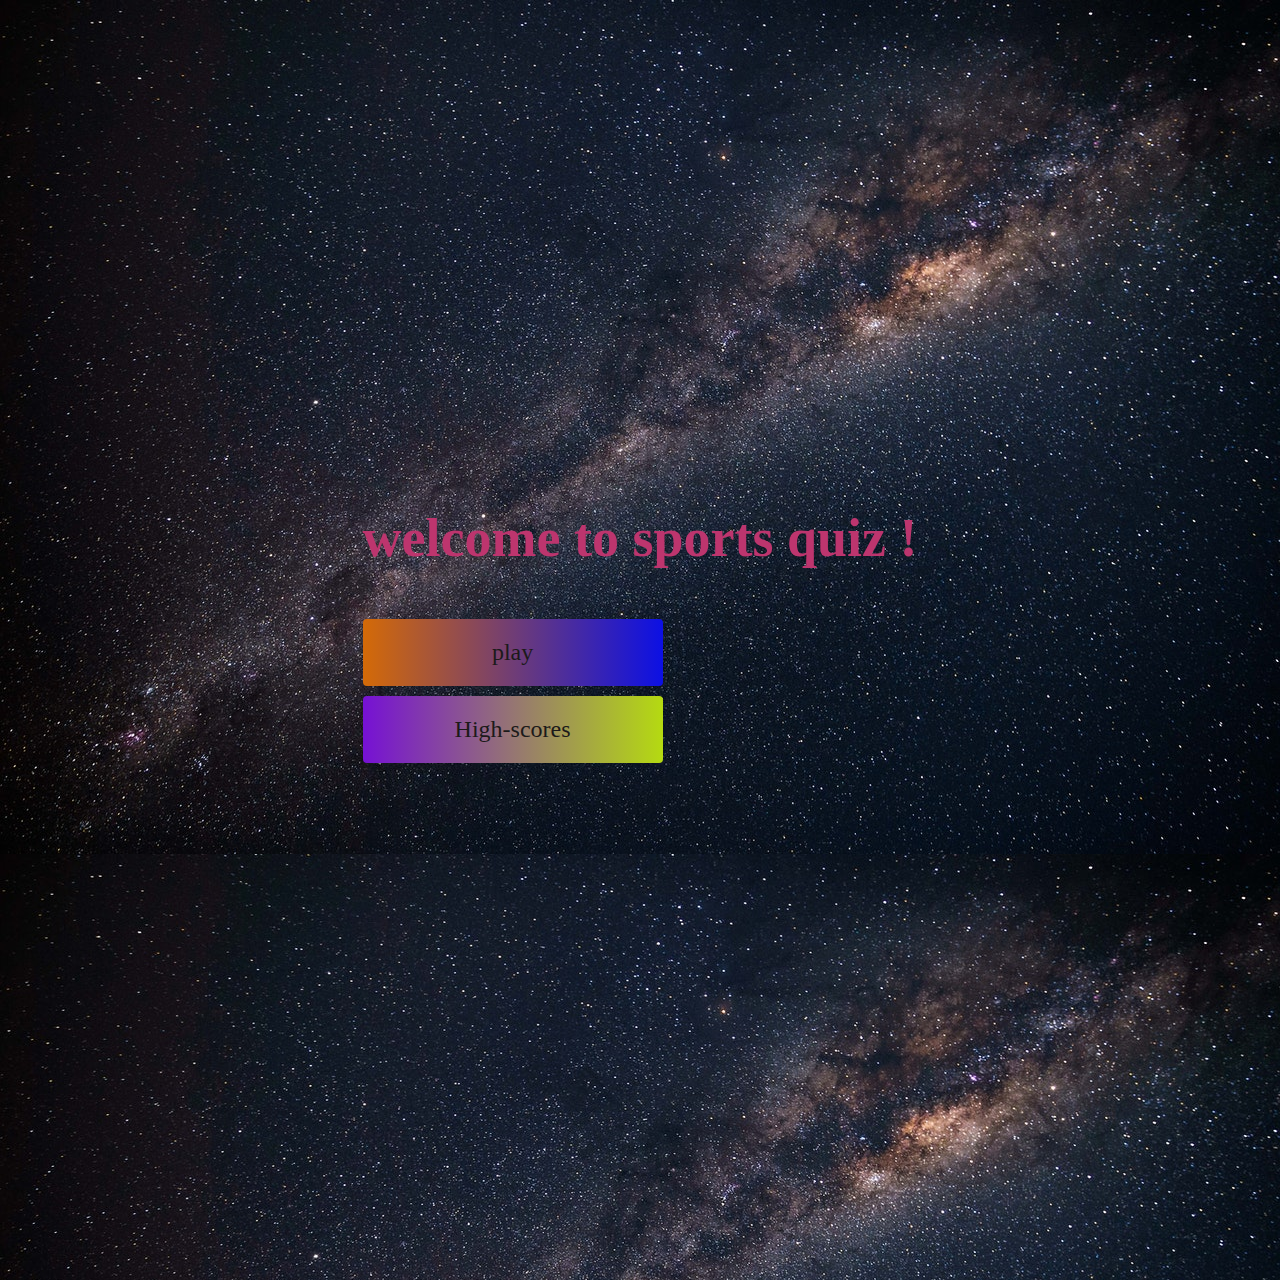
<file: quiz/index.html>
<!DOCTYPE html>
<html lang="en">
  <head>
    <meta charset="UTF-8" />
    <meta http-equiv="X-UA-Compatible" content="IE=edge" />
    <meta name="viewport" content="width=device-width, initial-scale=1.0" />
    <title>Home page</title>
    <link rel="stylesheet" href="style.css" />
    
  </head>
  <body>
    
    <div class="container">
      <div id="home" class="flex-column flex-centre">
        <h1 id='maintitle'>welcome to sports quiz !</h1>
        <a href="game.html" class="btn">play</a>
        <a href="highscores.html" id="highscore-btn" class="btn">High-scores</a>
      </div>
    </div>
  </body>
</html>
</file>
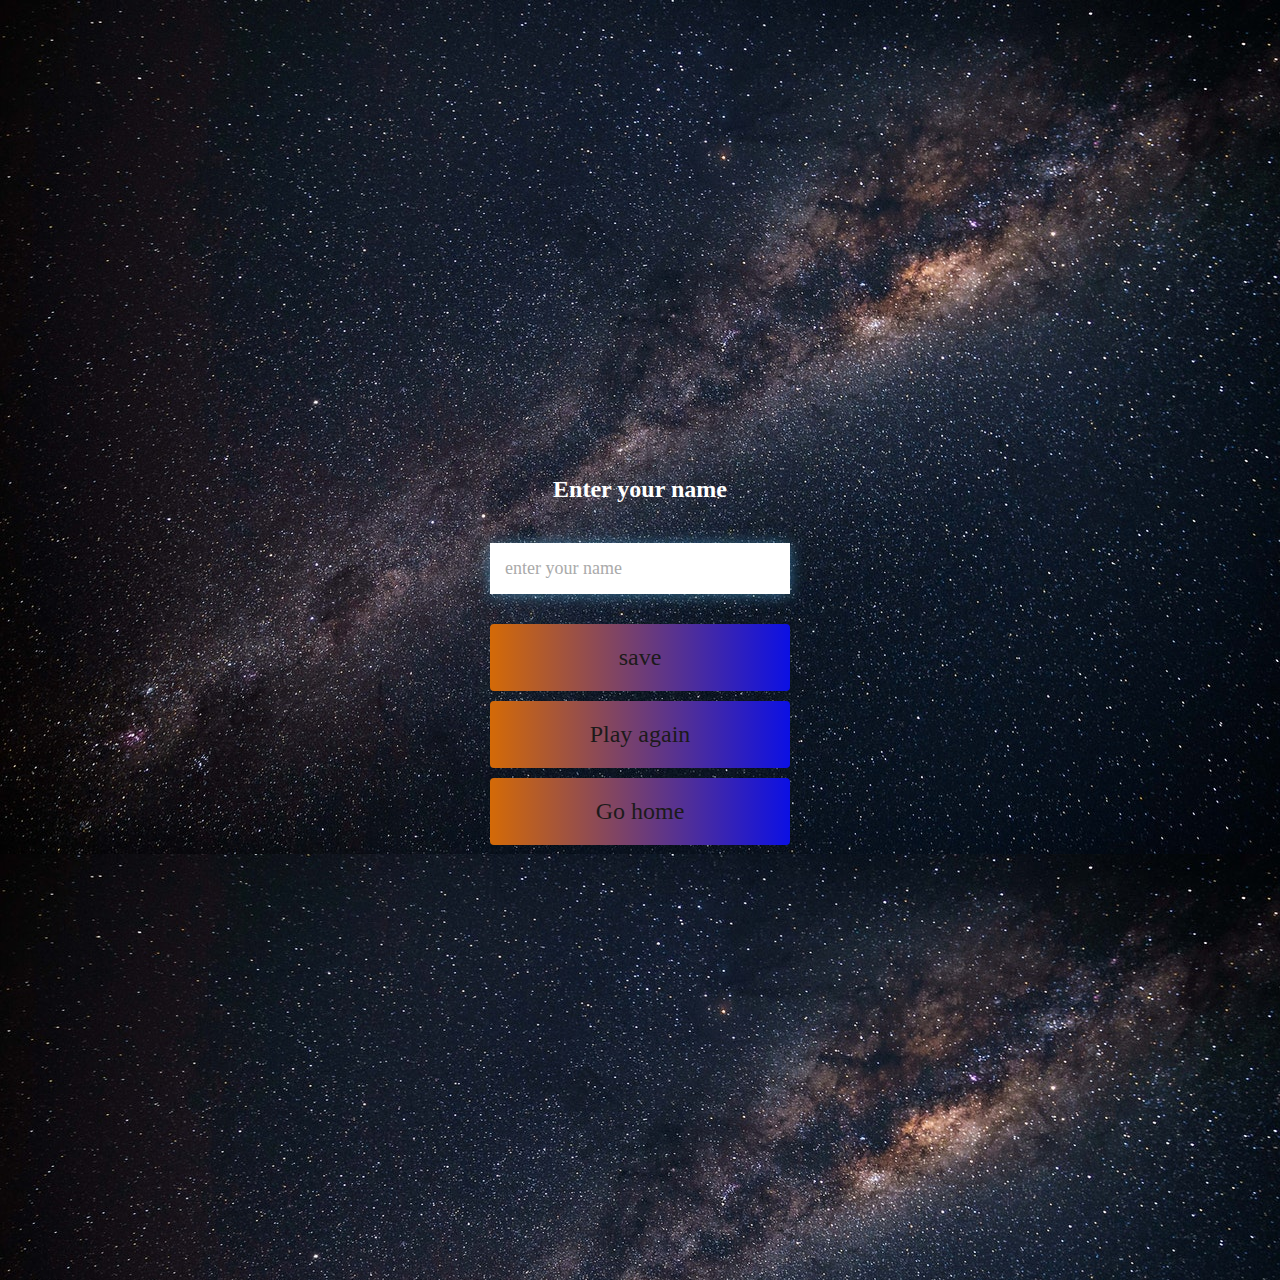
<file: quiz/end.html>
<!DOCTYPE html>
<html lang="en">
  <head>
    <meta charset="UTF-8" />
    <meta http-equiv="X-UA-Compatible" content="IE=edge" />
    <meta name="viewport" content="width=device-width, initial-scale=1.0" />
    <title>Document</title>
    <link rel="stylesheet" href="style.css" />
  </head>
  <body>
    <div class="container">
      <div id="end" class="flex-center flex-column">
        <h1 id="finalScore"></h1>
        <form class="end-form-container">
          <h2 id="end-text">Enter your name</h2>
          <input
            type="text"
            name="name"
            id="username"
            placeholder="enter your name"
          />
          <button
            class="btn"
            id="saveScoreBtn"
            type="submit"
            onclick="saveHighScore(event)"
            disabled
          >
            save
          </button>
        </form>
        <a href="game.html" class="btn">Play again</a>
        <a href="index.html" class="btn">Go home</a>
      </div>
    </div>
    <script src="end.js"></script>
  </body>
</html>
</file>
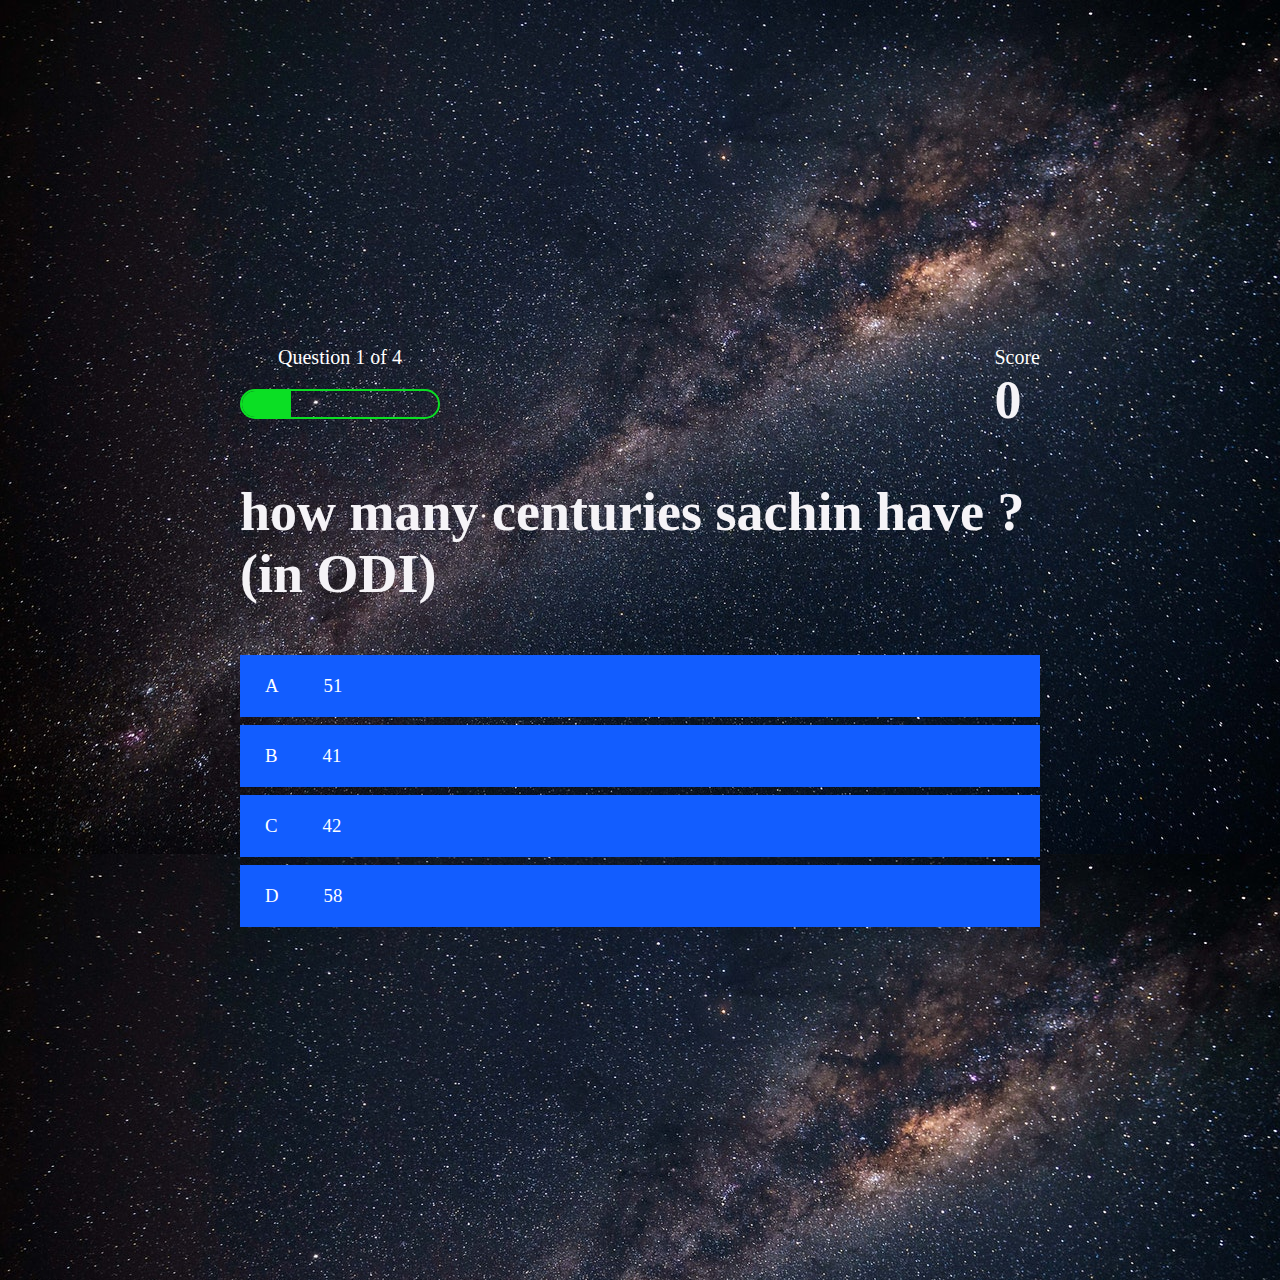
<file: quiz/game.html>
<!DOCTYPE html>
<html lang="en">
  <head>
    <meta charset="UTF-8" />
    <meta http-equiv="X-UA-Compatible" content="IE=edge" />
    <meta name="viewport" content="width=device-width, initial-scale=1.0" />
    <title>Home page</title>
    <link rel="stylesheet" href="style.css" />
    <link rel="stylesheet" href="game.css" />
  </head>
  <body>
    <div class="container">
      <div id="game" class="justify-center flex-column">
        <div id="hud">
          <div class="hud-item">
            <p id="progressText" class="hud-prefix">Question</p>
            <div id="progressBar">
              <div id="progressBarFull"></div>
            </div>
          </div>

          <div class="hud-item">
            <p class="hud-prefix">Score</p>
            <h1 class="hud-main-item" id="score">0</h1>
          </div>
        </div>
        <h1 id="question">what is answer to this question?</h1>
        <div class="choice-container">
          <p class="choice-prefix">A</p>
          <p class="choice-text" data-number="1">choice-1</p>
        </div>
        <div class="choice-container">
          <p class="choice-prefix">B</p>
          <p class="choice-text" data-number="2">choice-2</p>
        </div>
        <div class="choice-container">
          <p class="choice-prefix">C</p>
          <p class="choice-text" data-number="3">choice-3</p>
        </div>
        <div class="choice-container">
          <p class="choice-prefix">D</p>
          <p class="choice-text" data-number="4">choice-4</p>
        </div>
      </div>
    </div>
    <script src="game.js"></script>
  </body>
</html>
</file>
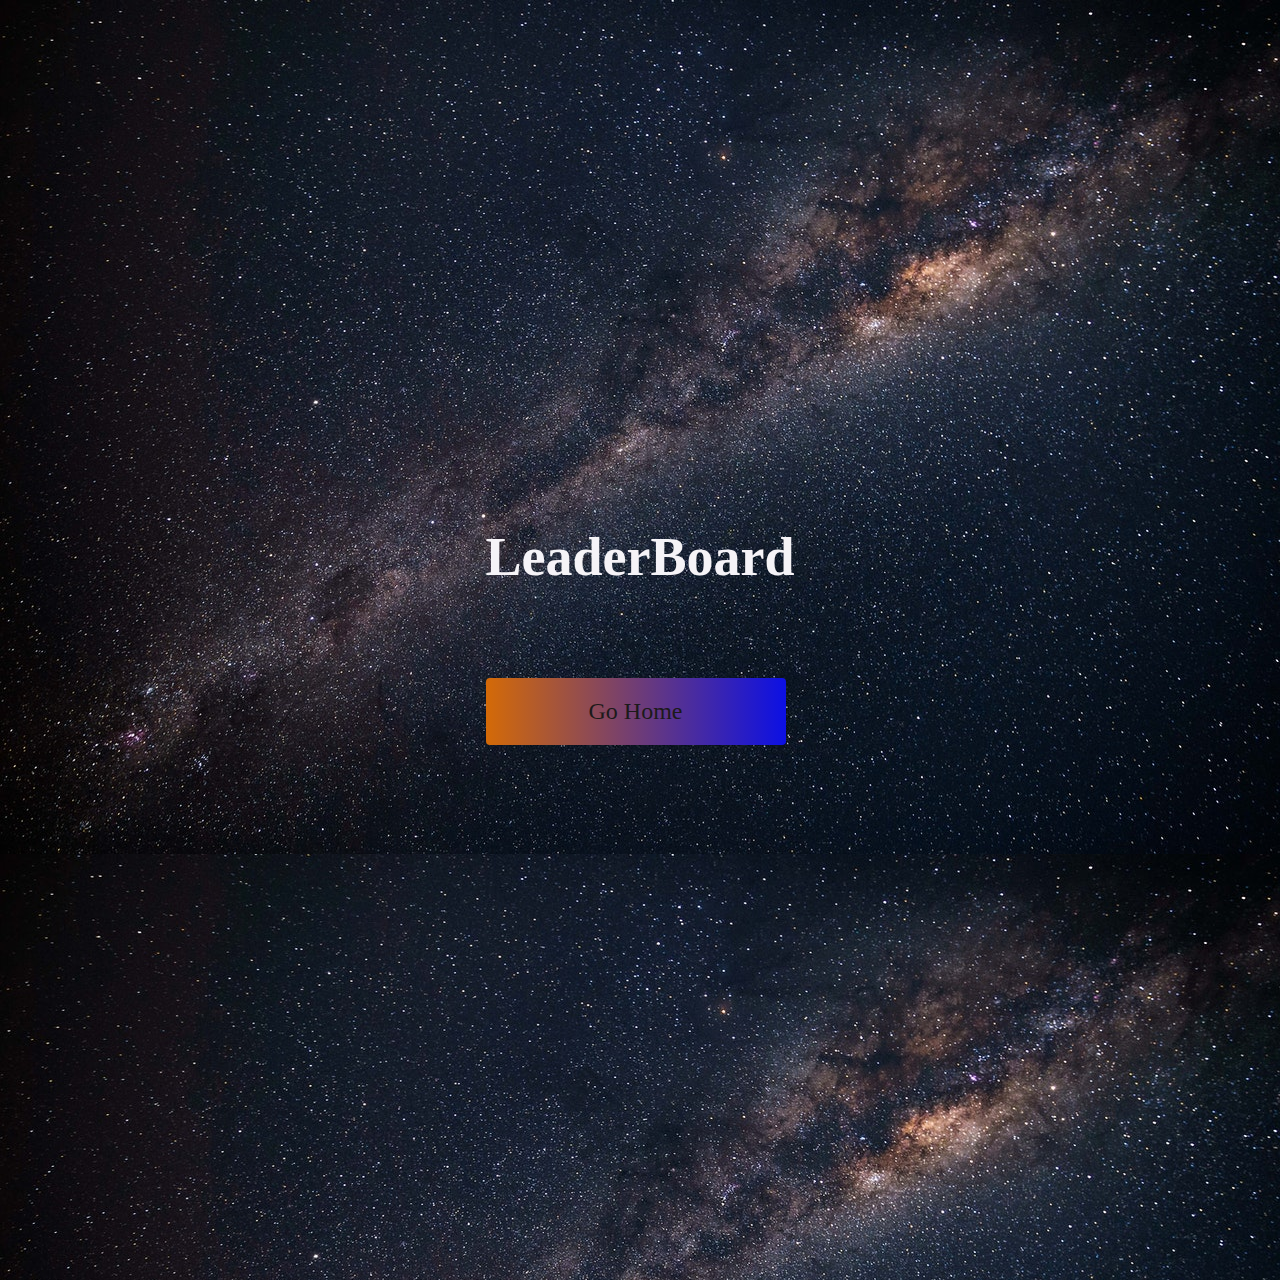
<file: quiz/highscores.html>
<!DOCTYPE html>
<html lang="en">
  <head>
    <meta charset="UTF-8" />
    <meta http-equiv="X-UA-Compatible" content="IE=edge" />
    <meta name="viewport" content="width=device-width, initial-scale=1.0" />
    <title>High scores</title>
    <link rel="stylesheet" href="style.css" />
    <link rel="stylesheet" href="highscores.css" />
  </head>
  <body>
    <div class="container">
      <div id="highScores" class="flex-center flex-column">
        <h1 id="finalScore">LeaderBoard</h1>
        <ul id="highScoresList"></ul>
        <a href="index.html" class="btn">Go Home</a>
      </div>
    </div>
    <script src="highscores.js"></script>
  </body>
</html>
</file>
<file: quiz/style.css>
:root {
  background-color: rgb(29, 26, 26);
}

body{
  background-image: url(images/15.jpg);
  
}
#maintitle {
font-family: Lucida Handwriting;
color: rgb(189, 53, 110);
}

* {
  box-sizing: border-box;
  margin: 0;
  padding: 0;
  font-size: 62.5%;
  font-family: "Lucida Sans";
}

h1 {
  font-size: 5.4rem;
  color: rgb(245, 243, 247);
  margin-bottom: 5rem;
}
h2 {
  font-size: 4.2rem;

  margin-bottom: 4rem;
}
a {
  font-size: 20px;
}
.container {
  width: 100vw;
  height: 100vw;
  display: flex;
  justify-content: center;
  align-items: center;
  max-width: 80rem;
  margin: 0 auto;
  padding: 2 rem;
}

.flex-column {
  display: flex;
  flex-direction: column;
}

.justify-center {
  justify-content: center;
}

.text-center {
  text-align: center;
}

.hidden {
  display: none;
}

.btn {
  font-size: 2.4rem;
  padding: 2rem 0;
  width: 30rem;
  text-align: center;
  margin-bottom: 1rem;
  text-decoration: none;
  color: rgb(28, 26, 26);
  background: linear-gradient(
    90deg,
    rgb(212, 106, 7) 0%,
    rgb(12, 16, 228) 100%
  );
  border-radius: 4px;
}

.btn:hover {
  cursor: pointer;
  box-shadow: 0 0.4rem 1.4rem 0 rgba(165, 182, 12, 0.6);
  transition: transform 150ms;
  transform: scale(1.03);
}

#highscore-btn {
  background: linear-gradient(
    90deg,
    rgb(118, 17, 212) 0%,
    rgb(181, 218, 17) 100%
  );
}

#highscore-btn:hover {
  box-shadow: 0 0.4rem 1.4rem 0 rgba(209, 231, 7, 0.6);
}
/* end page css*/
.end-form-container{
  width: 100%;
  display: flex;
  flex-direction: column;
  align-items: center;
  max-width: 30rem;

}

input {
  margin-bottom: 1rem;
  width: 20rem;
  padding: 1.5rem;
  font-size: 1.8rem;
  border: none;
  box-shadow: 0 0.1rem 1.4rem 0 rgba(86, 185, 235, 0.5);
}

input::placeholder {
  color: #aaa;

}

#username {
  margin-bottom: 3rem;
  width: 100%;
  outline: none;
}

#end-text{
  font-size: 2.4rem;
  color: #fff;
  text-align: center;
}

#saveScoreBtn {
  border: none;
}

.fa-home{
  margin-left: 1rem;
  font-size: 2rem;
  color: rgb(28, 26, 26);
}
</file>
<file: quiz/game.css>
body {
  color: white;
}

.choice-container {
  display: flex;
  margin-bottom: 0.8rem;
  width: 100%;
  border-radius: 0px;
  background: rgb(18, 93, 255);
  font-size: 3rem;
  min-width: 80rem;
}

.choice-container:hover {
  cursor: pointer;
  box-shadow: 0 0.4rem 1.4rem 0 rgba(6, 103, 247, 05);
  transform: scale(1.02);
  transition: transform 100ms;
}

.choice-prefix {
  padding: 2rem 2.5rem;
  color: white;
}

.choice-text {
  padding: 2rem;
  width: 100%;
}

.correct {
  background: linear-gradient(
    32deg,
    rgba(11, 223, 36) 0%,
    rgb(41, 232, 111) 100%
  );
}

.incorrect {
  background: linear-gradient(
    32deg,
    rgba(230, 29, 29, 1) 0%,
    rgb(224, 11, 11, 1) 100%
  );
}

#hud {
  display: flex;
  justify-content: space-between;
}

.hud-prefix {
  text-align: center;
  font-size: 2rem;
}

.hud-main-text {
  text-align: center;
}

#progressBar {
  width: 20rem;
  height: 3rem;
  border: 0.2rem solid rgb(11, 223, 36);
  margin-top: 2rem;
  border-radius: 50px;
  overflow: hidden;
}

#progressBarFull {
  height: 100%;
  background: rgb(11, 223, 36);
  width: 0%;
}

@media screen and (max-width: 768px) {
  .choice-container {
    min-width: 40rem;
  }
}
</file>
<file: quiz/highscores.css>
body {
  color: #fff;
}

#highScoresList {
  list-style: none;
  margin-bottom: 4rem;
}

.high-score {
  font-size: 2.8rem;
  margin-bottom: 0.5rem;
}
</file>
